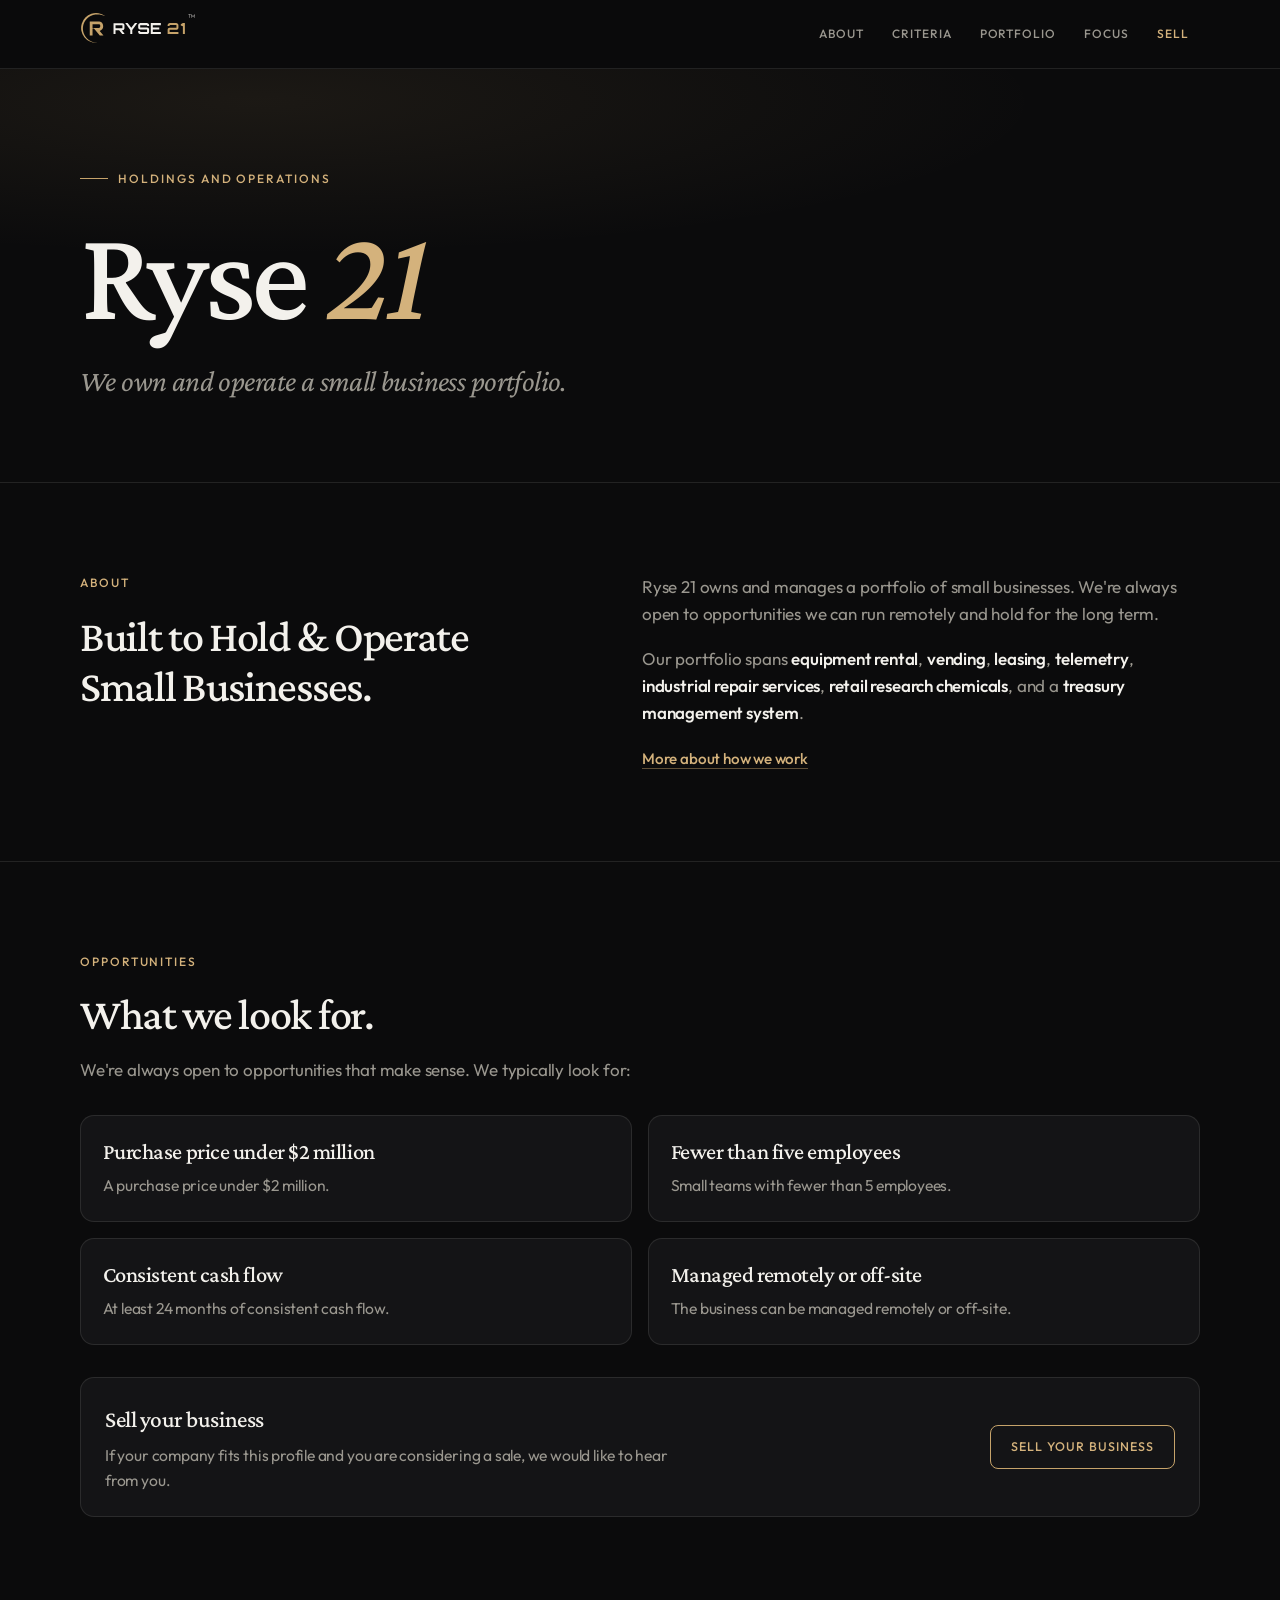
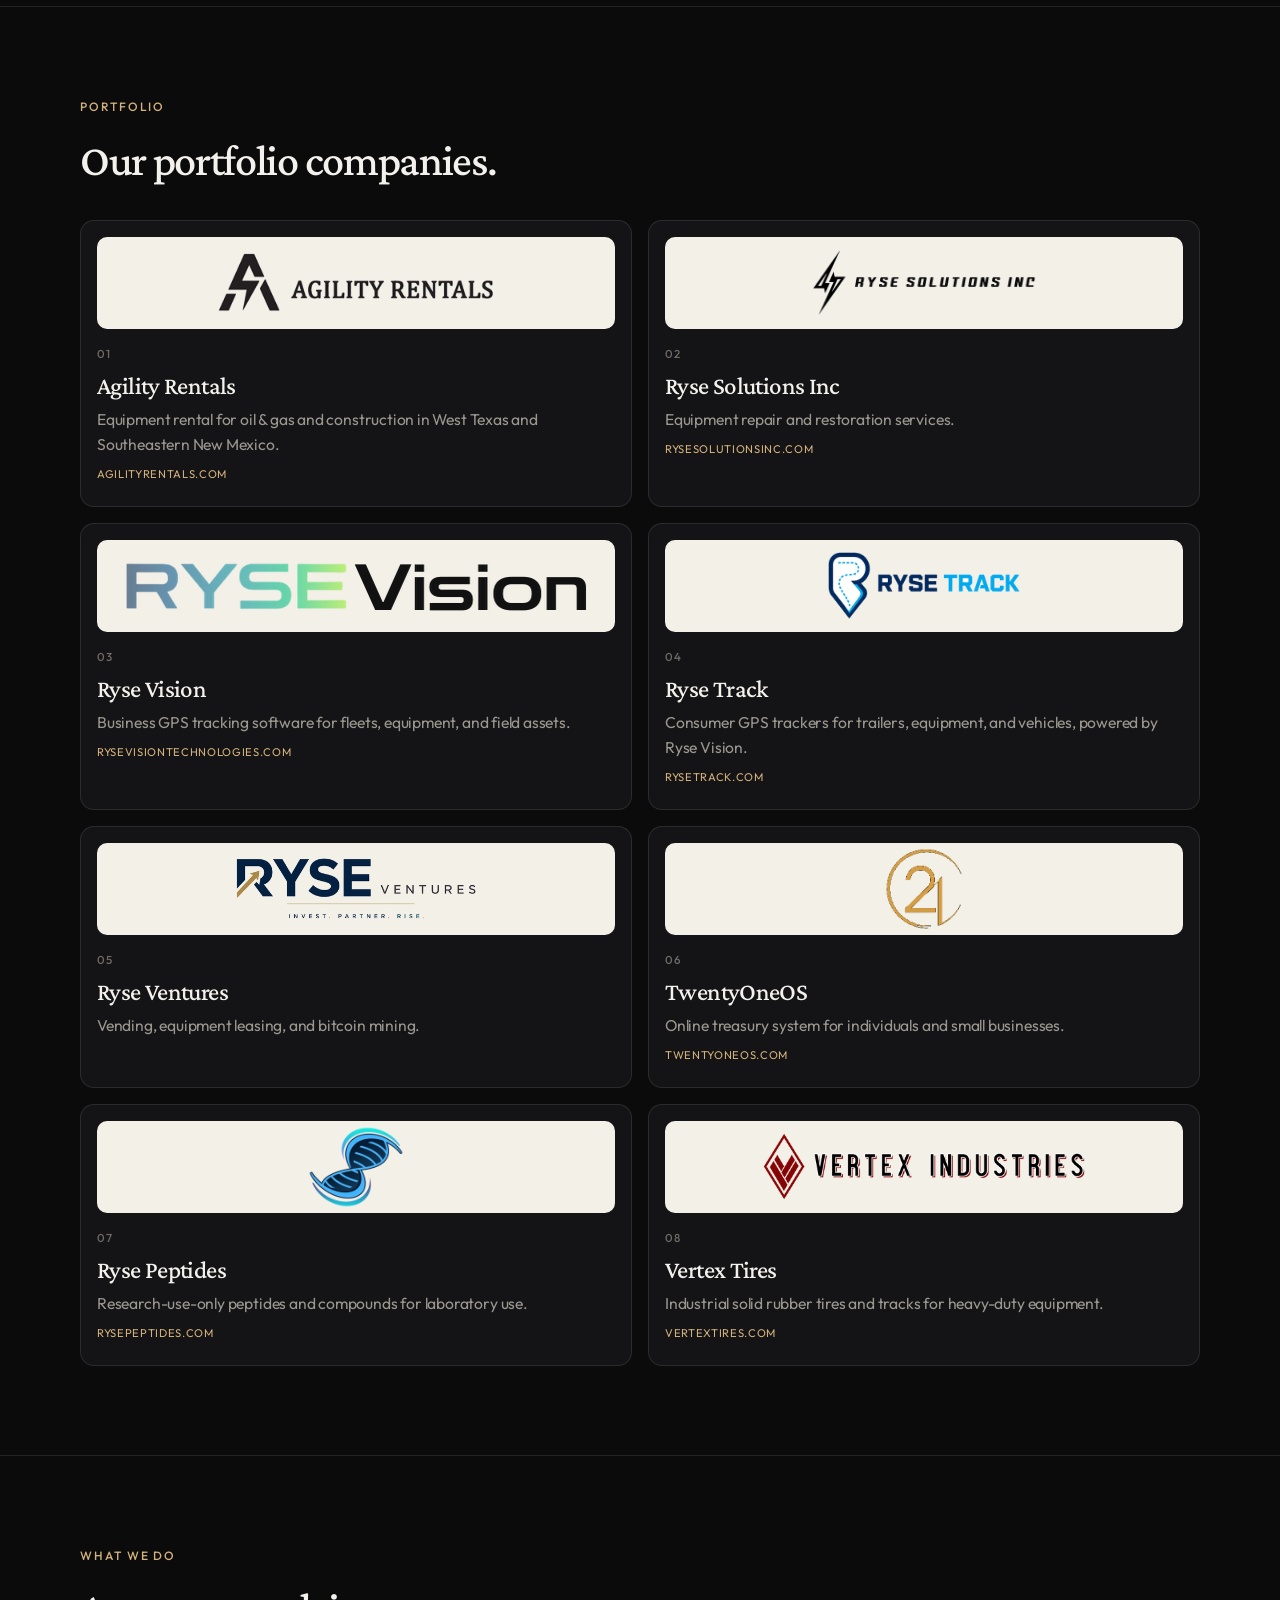
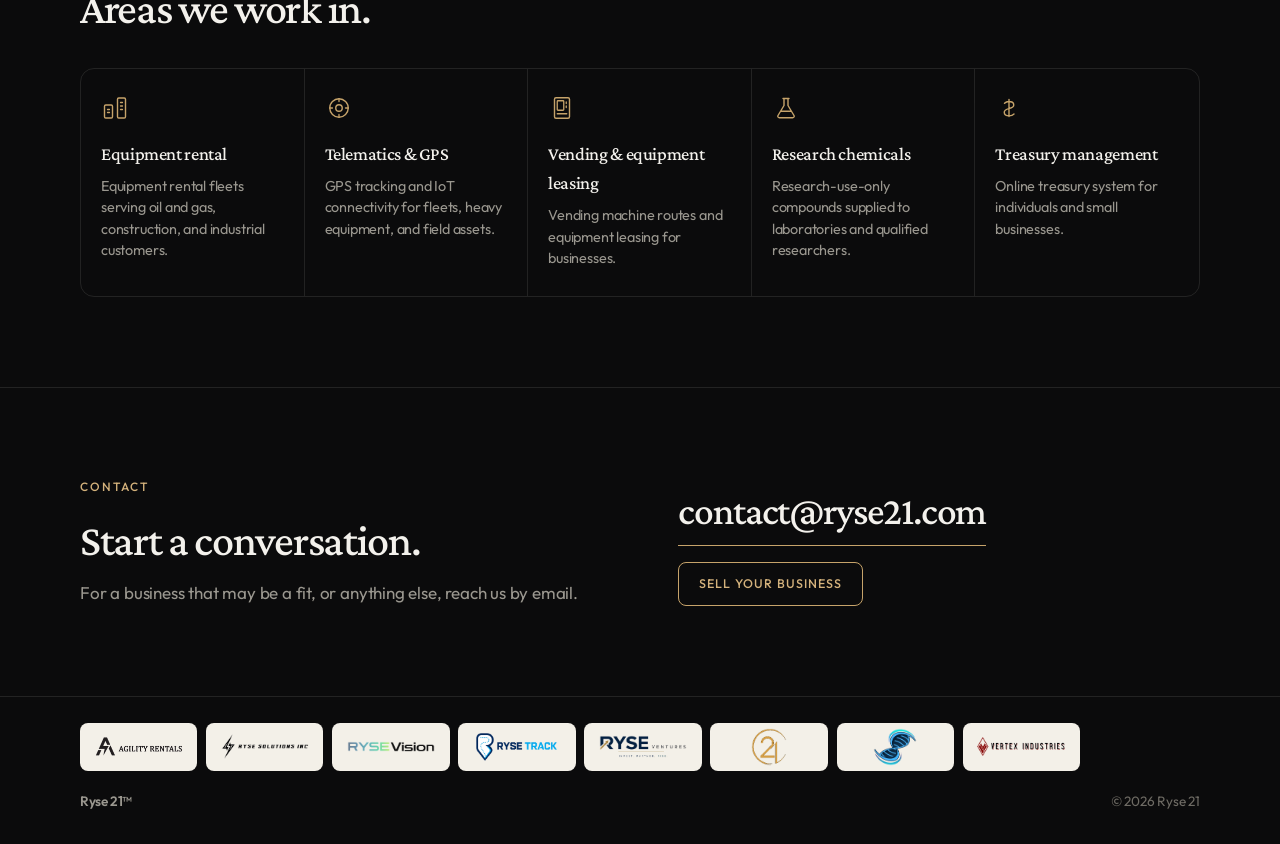
<file: index.html>
<!DOCTYPE html>
<html lang="en">
<head>
  <meta charset="utf-8">
  <meta name="viewport" content="width=device-width, initial-scale=1">
  <meta name="description" content="Ryse 21 owns and manages a portfolio of small businesses. We're always open to opportunities we can run remotely and hold for the long term.">
  <link rel="canonical" href="https://ryse21.com/">
  <meta property="og:title" content="Ryse 21">
  <meta property="og:description" content="Ryse 21 owns and manages a portfolio of small businesses. We're always open to opportunities we can run remotely and hold for the long term.">
  <meta property="og:url" content="https://ryse21.com/">
  <meta property="og:type" content="website">
  <meta property="og:site_name" content="Ryse 21">
  <meta name="twitter:card" content="summary">
  <meta name="twitter:title" content="Ryse 21">
  <meta name="twitter:description" content="Ryse 21 owns and manages a portfolio of small businesses. We're always open to opportunities we can run remotely and hold for the long term.">
  <title>Ryse 21</title>
  <link rel="icon" type="image/svg+xml" href="favicon.svg?v=2">
  <link rel="icon" type="image/png" sizes="32x32" href="favicon-32.png?v=2">
  <link rel="apple-touch-icon" sizes="180x180" href="apple-touch-icon.png?v=2">
  <link rel="stylesheet" href="styles.css?v=4">
</head>
<body>
  <header class="site-header">
    <div class="wrap header-inner">
      <a class="brand" href="#top" aria-label="Ryse 21 home">
        <img class="brand-logo" src="logo.svg" alt="Ryse 21" width="106" height="32"><sup class="tm" aria-hidden="true">&trade;</sup>
      </a>
      <button type="button" class="nav-toggle" aria-expanded="false" aria-controls="site-nav" aria-label="Open menu">
        <span class="nav-toggle-bars" aria-hidden="true"></span>
      </button>
      <nav class="nav" id="site-nav" aria-label="Primary">
        <a href="about.html">About</a>
        <a href="#criteria">Criteria</a>
        <a href="#portfolio">Portfolio</a>
        <a href="#focus">Focus</a>
        <a class="nav-cta" href="sell.html">Sell</a>
      </nav>
    </div>
  </header>

  <main id="top">
    <section class="hero">
      <div class="wrap">
        <p class="hero-kicker">Holdings and operations</p>
        <h1 class="wordmark">Ryse <span class="num">21</span></h1>
        <p class="tagline">We own and operate a small business portfolio.</p>
      </div>
    </section>

    <section class="section" id="about">
      <div class="wrap about-grid">
        <div>
          <p class="section-label">About</p>
          <h2 class="section-title">Built to Hold &amp; Operate Small Businesses.</h2>
        </div>
        <div class="about-copy">
          <p>
            Ryse 21 owns and manages a portfolio of small businesses. We're always open to opportunities we can run remotely and hold for the long term.
          </p>
          <p>
            Our portfolio spans
            <strong>equipment rental</strong>, <strong>vending</strong>, <strong>leasing</strong>, <strong>telemetry</strong>, <strong>industrial repair services</strong>, <strong>retail research chemicals</strong>, and a <strong>treasury management system</strong>.
          </p>
          <p><a class="text-link" href="about.html">More about how we work</a></p>
        </div>
      </div>
    </section>

    <section class="section" id="criteria">
      <div class="wrap">
        <p class="section-label">Opportunities</p>
        <h2 class="section-title">What we look for.</h2>
        <p class="criteria-lede">We're always open to opportunities that make sense. We typically look for:</p>

        <ul class="criteria-grid">
          <li class="criteria-item">
            <h3>Purchase price under $2 million</h3>
            <p>A purchase price under $2 million.</p>
          </li>
          <li class="criteria-item">
            <h3>Fewer than five employees</h3>
            <p>Small teams with fewer than 5 employees.</p>
          </li>
          <li class="criteria-item">
            <h3>Consistent cash flow</h3>
            <p>At least 24 months of consistent cash flow.</p>
          </li>
          <li class="criteria-item">
            <h3>Managed remotely or off-site</h3>
            <p>The business can be managed remotely or off-site.</p>
          </li>
        </ul>

        <div class="sell-block" id="sell">
          <div>
            <h3 class="sell-title">Sell your business</h3>
            <p>If your company fits this profile and you are considering a sale, we would like to hear from you.</p>
          </div>
          <a class="btn" href="sell.html">Sell your business</a>
        </div>
      </div>
    </section>

    <section class="section" id="portfolio">
      <div class="wrap">
        <div class="portfolio-head">
          <div>
            <p class="section-label">Portfolio</p>
            <h2 class="section-title">Our portfolio companies.</h2>
          </div>
        </div>

        <div class="cards">
          <a class="card" href="https://agilityrentals.com" rel="noopener noreferrer">
            <div class="card-logo">
              <img src="logos/agility-rentals.png" alt="Agility Rentals logo" width="350" height="83">
            </div>
            <div class="card-body">
              <span class="card-index">01</span>
              <h3>Agility Rentals</h3>
              <p>Equipment rental for oil &amp; gas and construction in West Texas and Southeastern New Mexico.</p>
              <span class="card-link">agilityrentals.com</span>
            </div>
          </a>

          <a class="card" href="https://rysesolutionsinc.com" rel="noopener noreferrer">
            <div class="card-logo">
              <img src="logos/ryse-solutions.png" alt="Ryse Solutions Inc logo" width="480" height="138">
            </div>
            <div class="card-body">
              <span class="card-index">02</span>
              <h3>Ryse Solutions Inc</h3>
              <p>Equipment repair and restoration services.</p>
              <span class="card-link">rysesolutionsinc.com</span>
            </div>
          </a>

          <a class="card" href="https://rysevisiontechnologies.com" rel="noopener noreferrer">
            <div class="card-logo">
              <img src="logos/ryse-vision.png" alt="Ryse Vision logo" width="480" height="58">
            </div>
            <div class="card-body">
              <span class="card-index">03</span>
              <h3>Ryse Vision</h3>
              <p>Business GPS tracking software for fleets, equipment, and field assets.</p>
              <span class="card-link">rysevisiontechnologies.com</span>
            </div>
          </a>

          <a class="card" href="https://rysetrack.com" rel="noopener noreferrer">
            <div class="card-logo">
              <img src="logos/ryse-track.png" alt="Ryse Track logo" width="480" height="166">
            </div>
            <div class="card-body">
              <span class="card-index">04</span>
              <h3>Ryse Track</h3>
              <p>Consumer GPS trackers for trailers, equipment, and vehicles, powered by Ryse Vision.</p>
              <span class="card-link">rysetrack.com</span>
            </div>
          </a>

          <article class="card">
            <div class="card-logo">
              <img src="logos/ryse-ventures.png" alt="Ryse Ventures logo" width="480" height="146">
            </div>
            <div class="card-body">
              <span class="card-index">05</span>
              <h3>Ryse Ventures</h3>
              <p>Vending, equipment leasing, and bitcoin mining.</p>
            </div>
          </article>

          <a class="card" href="https://twentyoneos.com" rel="noopener noreferrer">
            <div class="card-logo is-dark">
              <img class="logo-square" src="logos/twentyoneos.png" alt="TwentyOneOS logo" width="189" height="200">
            </div>
            <div class="card-body">
              <span class="card-index">06</span>
              <h3>TwentyOneOS</h3>
              <p>Online treasury system for individuals and small businesses.</p>
              <span class="card-link">twentyoneos.com</span>
            </div>
          </a>

          <a class="card" href="https://rysepeptides.com" rel="noopener noreferrer">
            <div class="card-logo is-dark">
              <img class="logo-square" src="logos/ryse-peptides.png" alt="Ryse Peptides logo" width="230" height="200">
            </div>
            <div class="card-body">
              <span class="card-index">07</span>
              <h3>Ryse Peptides</h3>
              <p>Research-use-only peptides and compounds for laboratory use.</p>
              <span class="card-link">rysepeptides.com</span>
            </div>
          </a>

          <a class="card" href="https://vertextires.com" rel="noopener noreferrer">
            <div class="card-logo">
              <img src="logos/vertex-tires.png" alt="Vertex Tires logo" width="480" height="99">
            </div>
            <div class="card-body">
              <span class="card-index">08</span>
              <h3>Vertex Tires</h3>
              <p>Industrial solid rubber tires and tracks for heavy-duty equipment.</p>
              <span class="card-link">vertextires.com</span>
            </div>
          </a>
        </div>
      </div>
    </section>

    <section class="section" id="focus">
      <div class="wrap">
        <p class="section-label">What we do</p>
        <h2 class="section-title">Areas we work in.</h2>

        <div class="focus-grid">
          <article class="focus-item">
            <svg class="focus-icon" viewBox="0 0 28 28" fill="none" aria-hidden="true">
              <rect x="3.5" y="11" width="8" height="13" rx="1.25" stroke="currentColor" stroke-width="1.4"/>
              <rect x="16.5" y="4" width="8" height="20" rx="1.25" stroke="currentColor" stroke-width="1.4"/>
              <path d="M6.5 15.5H8.5M6.5 18.5H8.5M19.5 8.5H21.5M19.5 12H21.5M19.5 15.5H21.5" stroke="currentColor" stroke-width="1.3" stroke-linecap="round"/>
            </svg>
            <h3>Equipment rental</h3>
            <p>Equipment rental fleets serving oil and gas, construction, and industrial customers.</p>
          </article>

          <article class="focus-item">
            <svg class="focus-icon" viewBox="0 0 28 28" fill="none" aria-hidden="true">
              <circle cx="14" cy="14" r="9.25" stroke="currentColor" stroke-width="1.4"/>
              <circle cx="14" cy="14" r="3.25" stroke="currentColor" stroke-width="1.4"/>
              <path d="M14 4.75V7.5M14 20.5V23.25M4.75 14H7.5M20.5 14H23.25" stroke="currentColor" stroke-width="1.3" stroke-linecap="round"/>
            </svg>
            <h3>Telematics &amp; GPS</h3>
            <p>GPS tracking and IoT connectivity for fleets, heavy equipment, and field assets.</p>
          </article>

          <article class="focus-item">
            <svg class="focus-icon" viewBox="0 0 28 28" fill="none" aria-hidden="true">
              <rect x="6.5" y="3.75" width="15" height="20.5" rx="1.5" stroke="currentColor" stroke-width="1.4"/>
              <rect x="9.25" y="6.75" width="6.5" height="9.5" rx="0.75" stroke="currentColor" stroke-width="1.3"/>
              <path d="M18.25 8V9.5M18.25 12V13.5M9.25 19.75H18.75" stroke="currentColor" stroke-width="1.3" stroke-linecap="round"/>
            </svg>
            <h3>Vending &amp; equipment leasing</h3>
            <p>Vending machine routes and equipment leasing for businesses.</p>
          </article>

          <article class="focus-item">
            <svg class="focus-icon" viewBox="0 0 28 28" fill="none" aria-hidden="true">
              <path d="M11 4.5H17M12 4.5V11.5L6 21.5A1.5 1.5 0 0 0 7.3 23.75H20.7A1.5 1.5 0 0 0 22 21.5L16 11.5V4.5M8.6 17.25H19.4" stroke="currentColor" stroke-width="1.4" stroke-linecap="round" stroke-linejoin="round"/>
            </svg>
            <h3>Research chemicals</h3>
            <p>Research-use-only compounds supplied to laboratories and qualified researchers.</p>
          </article>

          <article class="focus-item">
            <svg class="focus-icon" viewBox="0 0 28 28" fill="none" aria-hidden="true">
              <path d="M14 5.5V22.5M9.5 9.25c1.1-1.15 2.55-1.75 4.5-1.75 2.85 0 4.75 1.45 4.75 3.55 0 4.85-9.5 2.3-9.5 7.15 0 2.15 2.05 3.7 5 3.7 2.05 0 3.6-.65 4.75-1.85" stroke="currentColor" stroke-width="1.4" stroke-linecap="round"/>
            </svg>
            <h3>Treasury management</h3>
            <p>Online treasury system for individuals and small businesses.</p>
          </article>
        </div>
      </div>
    </section>

    <section class="section" id="contact">
      <div class="wrap contact-block">
        <div>
          <p class="section-label">Contact</p>
          <h2 class="section-title">Start a conversation.</h2>
          <p class="contact-lede">For a business that may be a fit, or anything else, reach us by email.</p>
        </div>
        <div class="contact-actions">
          <a class="email-link" href="mailto:contact@ryse21.com">contact@ryse21.com</a>
          <a class="btn" href="sell.html">Sell your business</a>
        </div>
      </div>
    </section>
  </main>

  <footer class="site-footer">
    <div class="wrap">
      <div class="footer-logos" aria-label="Our portfolio companies">
        <span class="footer-logo-tile"><img src="logos/agility-rentals.png" alt="Agility Rentals" width="350" height="83"></span>
        <span class="footer-logo-tile"><img src="logos/ryse-solutions.png" alt="Ryse Solutions Inc" width="480" height="138"></span>
        <span class="footer-logo-tile"><img src="logos/ryse-vision.png" alt="Ryse Vision" width="480" height="58"></span>
        <span class="footer-logo-tile"><img src="logos/ryse-track.png" alt="Ryse Track" width="480" height="166"></span>
        <span class="footer-logo-tile"><img src="logos/ryse-ventures.png" alt="Ryse Ventures" width="480" height="146"></span>
        <span class="footer-logo-tile is-dark"><img class="logo-square" src="logos/twentyoneos.png" alt="TwentyOneOS" width="189" height="200"></span>
        <span class="footer-logo-tile is-dark"><img class="logo-square" src="logos/ryse-peptides.png" alt="Ryse Peptides" width="230" height="200"></span>
        <span class="footer-logo-tile"><img src="logos/vertex-tires.png" alt="Vertex Tires" width="480" height="99"></span>
      </div>
      <div class="footer-inner">
        <span class="footer-brand">Ryse 21&trade;</span>
        <p>&copy; 2026 Ryse 21</p>
      </div>
    </div>
  </footer>
  <script>
    (function () {
      var header = document.querySelector(".site-header");
      var btn = document.querySelector(".nav-toggle");
      var nav = document.getElementById("site-nav");
      if (!header || !btn || !nav) return;
      function setOpen(open) {
        header.classList.toggle("is-nav-open", open);
        btn.setAttribute("aria-expanded", open ? "true" : "false");
        btn.setAttribute("aria-label", open ? "Close menu" : "Open menu");
      }
      btn.addEventListener("click", function () {
        setOpen(btn.getAttribute("aria-expanded") !== "true");
      });
      nav.querySelectorAll("a").forEach(function (link) {
        link.addEventListener("click", function () { setOpen(false); });
      });
    })();
  </script>
  <script data-goatcounter="https://ryse21.goatcounter.com/count" async src="//gc.zgo.at/count.js"></script>
</body>
</html>
</file>
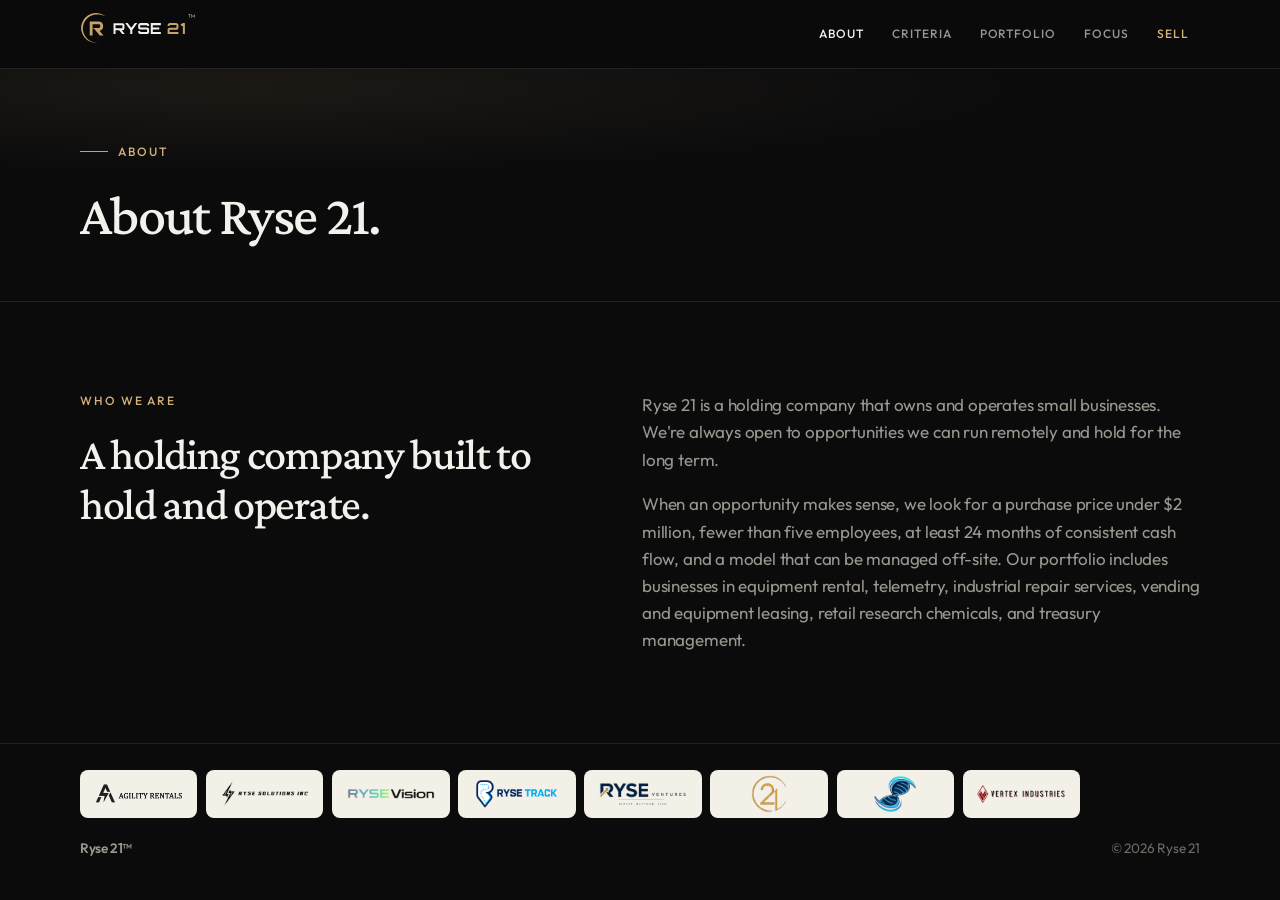
<file: about.html>
<!DOCTYPE html>
<html lang="en">
<head>
  <meta charset="utf-8">
  <meta name="viewport" content="width=device-width, initial-scale=1">
  <title>About — Ryse 21</title>
  <meta name="description" content="Ryse 21 is a holding company that owns and operates small businesses. We're always open to opportunities that make sense.">
  <link rel="canonical" href="https://ryse21.com/about.html">
  <meta property="og:title" content="About — Ryse 21">
  <meta property="og:description" content="Ryse 21 is a holding company that owns and operates small businesses. We're always open to opportunities that make sense.">
  <meta property="og:url" content="https://ryse21.com/about.html">
  <meta property="og:type" content="website">
  <meta property="og:site_name" content="Ryse 21">
  <meta name="twitter:card" content="summary">
  <meta name="twitter:title" content="About — Ryse 21">
  <meta name="twitter:description" content="Ryse 21 is a holding company that owns and operates small businesses. We're always open to opportunities that make sense.">
  <link rel="icon" type="image/svg+xml" href="favicon.svg?v=2">
  <link rel="icon" type="image/png" sizes="32x32" href="favicon-32.png?v=2">
  <link rel="apple-touch-icon" sizes="180x180" href="apple-touch-icon.png?v=2">
  <link rel="stylesheet" href="styles.css?v=4">
</head>
<body>
  <header class="site-header">
    <div class="wrap header-inner">
      <a class="brand" href="index.html" aria-label="Ryse 21 home">
        <img class="brand-logo" src="logo.svg" alt="Ryse 21" width="106" height="32"><sup class="tm" aria-hidden="true">&trade;</sup>
      </a>
      <button type="button" class="nav-toggle" aria-expanded="false" aria-controls="site-nav" aria-label="Open menu">
        <span class="nav-toggle-bars" aria-hidden="true"></span>
      </button>
      <nav class="nav" id="site-nav" aria-label="Primary">
        <a href="about.html" aria-current="page">About</a>
        <a href="index.html#criteria">Criteria</a>
        <a href="index.html#portfolio">Portfolio</a>
        <a href="index.html#focus">Focus</a>
        <a class="nav-cta" href="sell.html">Sell</a>
      </nav>
    </div>
  </header>

  <main>
    <section class="hero page-hero">
      <div class="wrap">
        <p class="hero-kicker">About</p>
        <h1 class="page-title">About Ryse 21.</h1>
      </div>
    </section>

    <section class="section">
      <div class="wrap about-grid">
        <div>
          <p class="section-label">Who we are</p>
          <h2 class="section-title">A holding company built to hold and operate.</h2>
        </div>
        <div class="about-copy">
          <p>
            Ryse 21 is a holding company that owns and operates small businesses. We're always open to opportunities we can run remotely and hold for the long term.
          </p>
          <p>
            When an opportunity makes sense, we look for a purchase price under $2 million, fewer than five employees, at least 24 months of consistent cash flow, and a model that can be managed off-site. Our portfolio includes businesses in equipment rental, telemetry, industrial repair services, vending and equipment leasing, retail research chemicals, and treasury management.
          </p>
        </div>
      </div>
    </section>
  </main>

  <footer class="site-footer">
    <div class="wrap">
      <div class="footer-logos" aria-label="Our portfolio companies">
        <span class="footer-logo-tile"><img src="logos/agility-rentals.png" alt="Agility Rentals" width="350" height="83"></span>
        <span class="footer-logo-tile"><img src="logos/ryse-solutions.png" alt="Ryse Solutions Inc" width="480" height="138"></span>
        <span class="footer-logo-tile"><img src="logos/ryse-vision.png" alt="Ryse Vision" width="480" height="58"></span>
        <span class="footer-logo-tile"><img src="logos/ryse-track.png" alt="Ryse Track" width="480" height="166"></span>
        <span class="footer-logo-tile"><img src="logos/ryse-ventures.png" alt="Ryse Ventures" width="480" height="146"></span>
        <span class="footer-logo-tile is-dark"><img class="logo-square" src="logos/twentyoneos.png" alt="TwentyOneOS" width="189" height="200"></span>
        <span class="footer-logo-tile is-dark"><img class="logo-square" src="logos/ryse-peptides.png" alt="Ryse Peptides" width="230" height="200"></span>
        <span class="footer-logo-tile"><img src="logos/vertex-tires.png" alt="Vertex Tires" width="480" height="99"></span>
      </div>
      <div class="footer-inner">
        <span class="footer-brand">Ryse 21&trade;</span>
        <p>&copy; 2026 Ryse 21</p>
      </div>
    </div>
  </footer>
  <script>
    (function () {
      var header = document.querySelector(".site-header");
      var btn = document.querySelector(".nav-toggle");
      var nav = document.getElementById("site-nav");
      if (!header || !btn || !nav) return;
      function setOpen(open) {
        header.classList.toggle("is-nav-open", open);
        btn.setAttribute("aria-expanded", open ? "true" : "false");
        btn.setAttribute("aria-label", open ? "Close menu" : "Open menu");
      }
      btn.addEventListener("click", function () {
        setOpen(btn.getAttribute("aria-expanded") !== "true");
      });
      nav.querySelectorAll("a").forEach(function (link) {
        link.addEventListener("click", function () { setOpen(false); });
      });
    })();
  </script>
  <script data-goatcounter="https://ryse21.goatcounter.com/count" async src="//gc.zgo.at/count.js"></script>
</body>
</html>
</file>
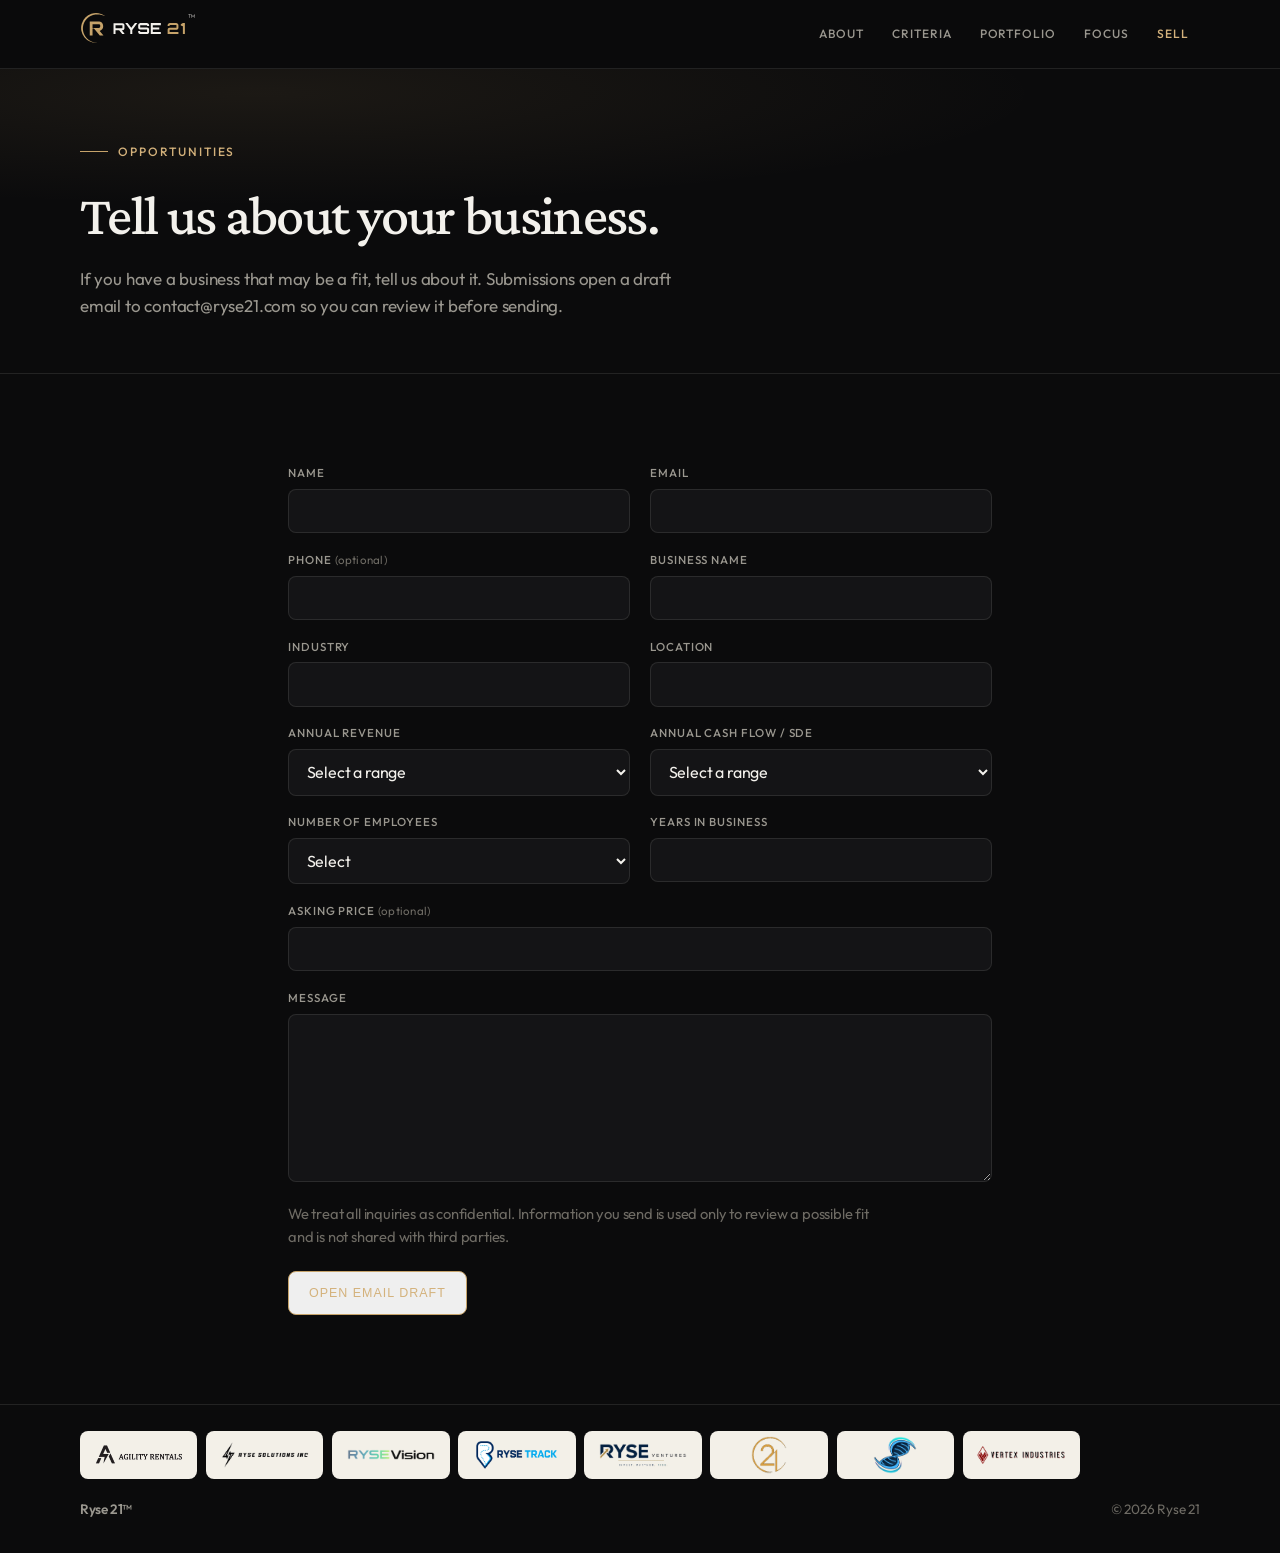
<file: sell.html>
<!DOCTYPE html>
<html lang="en">
<head>
  <meta charset="utf-8">
  <meta name="viewport" content="width=device-width, initial-scale=1">
  <title>Tell us about your business — Ryse 21</title>
  <meta name="description" content="Considering a sale? Tell Ryse 21 about your business. We're always open to established companies with a purchase price under $2 million that can be managed off-site.">
  <link rel="canonical" href="https://ryse21.com/sell.html">
  <meta property="og:title" content="Tell us about your business — Ryse 21">
  <meta property="og:description" content="Considering a sale? Tell Ryse 21 about your business. We're always open to established companies with a purchase price under $2 million that can be managed off-site.">
  <meta property="og:url" content="https://ryse21.com/sell.html">
  <meta property="og:type" content="website">
  <meta property="og:site_name" content="Ryse 21">
  <meta name="twitter:card" content="summary">
  <meta name="twitter:title" content="Tell us about your business — Ryse 21">
  <meta name="twitter:description" content="Considering a sale? Tell Ryse 21 about your business. We're always open to established companies with a purchase price under $2 million that can be managed off-site.">
  <link rel="icon" type="image/svg+xml" href="favicon.svg?v=2">
  <link rel="icon" type="image/png" sizes="32x32" href="favicon-32.png?v=2">
  <link rel="apple-touch-icon" sizes="180x180" href="apple-touch-icon.png?v=2">
  <link rel="stylesheet" href="styles.css?v=4">
</head>
<body>
  <header class="site-header">
    <div class="wrap header-inner">
      <a class="brand" href="index.html" aria-label="Ryse 21 home">
        <img class="brand-logo" src="logo.svg" alt="Ryse 21" width="106" height="32"><sup class="tm" aria-hidden="true">&trade;</sup>
      </a>
      <button type="button" class="nav-toggle" aria-expanded="false" aria-controls="site-nav" aria-label="Open menu">
        <span class="nav-toggle-bars" aria-hidden="true"></span>
      </button>
      <nav class="nav" id="site-nav" aria-label="Primary">
        <a href="about.html">About</a>
        <a href="index.html#criteria">Criteria</a>
        <a href="index.html#portfolio">Portfolio</a>
        <a href="index.html#focus">Focus</a>
        <a class="nav-cta" href="sell.html" aria-current="page">Sell</a>
      </nav>
    </div>
  </header>

  <main>
    <section class="hero page-hero">
      <div class="wrap">
        <p class="hero-kicker">Opportunities</p>
        <h1 class="page-title">Tell us about your business.</h1>
        <p class="page-lede">If you have a business that may be a fit, tell us about it. Submissions open a draft email to contact@ryse21.com so you can review it before sending.</p>
      </div>
    </section>

    <section class="section">
      <div class="wrap form-wrap">
        <form id="sell-form" class="sell-form" novalidate>
          <div class="form-grid">
            <div class="form-field">
              <label for="name">Name</label>
              <input type="text" id="name" name="Name" autocomplete="name" required>
            </div>
            <div class="form-field">
              <label for="email">Email</label>
              <input type="email" id="email" name="Email" autocomplete="email" required>
            </div>
            <div class="form-field">
              <label for="phone">Phone <span class="form-optional">(optional)</span></label>
              <input type="tel" id="phone" name="Phone" autocomplete="tel">
            </div>
            <div class="form-field">
              <label for="business">Business name</label>
              <input type="text" id="business" name="Business name" autocomplete="organization" required>
            </div>
            <div class="form-field">
              <label for="industry">Industry</label>
              <input type="text" id="industry" name="Industry" required>
            </div>
            <div class="form-field">
              <label for="location">Location</label>
              <input type="text" id="location" name="Location" autocomplete="address-level2" required>
            </div>
            <div class="form-field">
              <label for="revenue">Annual revenue</label>
              <select id="revenue" name="Annual revenue" required>
                <option value="" selected disabled>Select a range</option>
                <option>Under $250,000</option>
                <option>$250,000 – $500,000</option>
                <option>$500,000 – $1 million</option>
                <option>$1 million – $2 million</option>
                <option>$2 million – $5 million</option>
                <option>Over $5 million</option>
              </select>
            </div>
            <div class="form-field">
              <label for="cashflow">Annual cash flow / SDE</label>
              <select id="cashflow" name="Annual cash flow / SDE" required>
                <option value="" selected disabled>Select a range</option>
                <option>Under $100,000</option>
                <option>$100,000 – $250,000</option>
                <option>$250,000 – $500,000</option>
                <option>$500,000 – $1 million</option>
                <option>Over $1 million</option>
              </select>
            </div>
            <div class="form-field">
              <label for="employees">Number of employees</label>
              <select id="employees" name="Number of employees" required>
                <option value="" selected disabled>Select</option>
                <option>1</option>
                <option>2</option>
                <option>3</option>
                <option>4</option>
                <option>5+</option>
              </select>
            </div>
            <div class="form-field">
              <label for="years">Years in business</label>
              <input type="number" id="years" name="Years in business" min="0" step="1" inputmode="numeric" required>
            </div>
            <div class="form-field form-field-full">
              <label for="price">Asking price <span class="form-optional">(optional)</span></label>
              <input type="text" id="price" name="Asking price">
            </div>
            <div class="form-field form-field-full">
              <label for="message">Message</label>
              <textarea id="message" name="Message" rows="6" required></textarea>
            </div>
          </div>

          <p class="form-note">We treat all inquiries as confidential. Information you send is used only to review a possible fit and is not shared with third parties.</p>
          <p class="form-error" id="form-error" hidden>Please complete the required fields before opening the email draft.</p>

          <div class="form-actions">
            <button type="submit" class="btn">Open email draft</button>
          </div>
        </form>
      </div>
    </section>
  </main>

  <footer class="site-footer">
    <div class="wrap">
      <div class="footer-logos" aria-label="Our portfolio companies">
        <span class="footer-logo-tile"><img src="logos/agility-rentals.png" alt="Agility Rentals" width="350" height="83"></span>
        <span class="footer-logo-tile"><img src="logos/ryse-solutions.png" alt="Ryse Solutions Inc" width="480" height="138"></span>
        <span class="footer-logo-tile"><img src="logos/ryse-vision.png" alt="Ryse Vision" width="480" height="58"></span>
        <span class="footer-logo-tile"><img src="logos/ryse-track.png" alt="Ryse Track" width="480" height="166"></span>
        <span class="footer-logo-tile"><img src="logos/ryse-ventures.png" alt="Ryse Ventures" width="480" height="146"></span>
        <span class="footer-logo-tile is-dark"><img class="logo-square" src="logos/twentyoneos.png" alt="TwentyOneOS" width="189" height="200"></span>
        <span class="footer-logo-tile is-dark"><img class="logo-square" src="logos/ryse-peptides.png" alt="Ryse Peptides" width="230" height="200"></span>
        <span class="footer-logo-tile"><img src="logos/vertex-tires.png" alt="Vertex Tires" width="480" height="99"></span>
      </div>
      <div class="footer-inner">
        <span class="footer-brand">Ryse 21&trade;</span>
        <p>&copy; 2026 Ryse 21</p>
      </div>
    </div>
  </footer>
  <script>
    (function () {
      var header = document.querySelector(".site-header");
      var btn = document.querySelector(".nav-toggle");
      var nav = document.getElementById("site-nav");
      if (!header || !btn || !nav) return;
      function setOpen(open) {
        header.classList.toggle("is-nav-open", open);
        btn.setAttribute("aria-expanded", open ? "true" : "false");
        btn.setAttribute("aria-label", open ? "Close menu" : "Open menu");
      }
      btn.addEventListener("click", function () {
        setOpen(btn.getAttribute("aria-expanded") !== "true");
      });
      nav.querySelectorAll("a").forEach(function (link) {
        link.addEventListener("click", function () { setOpen(false); });
      });
    })();
  </script>
  <script>
    (function () {
      var form = document.getElementById("sell-form");
      var error = document.getElementById("form-error");
      if (!form) return;

      function valueOf(el) {
        var v = (el.value || "").trim();
        return v || "Not provided";
      }

      form.addEventListener("submit", function (e) {
        e.preventDefault();
        form.classList.add("is-validated");
        if (!form.checkValidity()) {
          error.hidden = false;
          var first = form.querySelector(":invalid");
          if (first) first.focus();
          return;
        }
        error.hidden = true;

        var fields = form.querySelectorAll("input, select, textarea");
        var lines = [];
        var business = "";
        fields.forEach(function (el) {
          var label = el.name || el.id;
          var value = valueOf(el);
          if (el.id === "business") business = (el.value || "").trim();
          lines.push(label + ": " + value);
        });

        var subject = "Business for sale: " + (business || "Inquiry");
        var body = lines.join("\n");
        var href = "mailto:contact@ryse21.com?subject=" + encodeURIComponent(subject) + "&body=" + encodeURIComponent(body);
        window.location.href = href;
      });
    })();
  </script>
  <script data-goatcounter="https://ryse21.goatcounter.com/count" async src="//gc.zgo.at/count.js"></script>
</body>
</html>
</file>
<file: styles.css>
/* Ryse 21 — draft site styles. Plain CSS, no build step. */

@font-face {
  font-family: "Outfit";
  src: url("fonts/Outfit-Variable.ttf") format("truetype");
  font-weight: 100 900;
  font-style: normal;
  font-display: swap;
}

@font-face {
  font-family: "Crimson Pro";
  src: url("fonts/CrimsonPro-Variable.ttf") format("truetype");
  font-weight: 200 900;
  font-style: normal;
  font-display: swap;
}

@font-face {
  font-family: "Crimson Pro";
  src: url("fonts/CrimsonPro-Italic-Variable.ttf") format("truetype");
  font-weight: 200 900;
  font-style: italic;
  font-display: swap;
}

:root {
  --bg: #0b0b0c;
  --bg-elev: #141416;
  --bg-elev-hover: #1b1b1e;
  --ink: #f3f1ec;
  --ink-muted: #9a978f;
  --ink-soft: #6e6b64;
  --line: rgba(243, 241, 236, 0.1);
  --line-strong: rgba(243, 241, 236, 0.18);
  --gold: #c6a36a;
  --gold-text: #d4b27c;
  --tile: #f3f0e8;
  --tile-dark: #0c0c0e;
  --max: 1120px;
  --pad: clamp(1.15rem, 4.5vw, 2.5rem);
  --font-display: "Crimson Pro", "Instrument Serif", Georgia, serif;
  --font-body: "Outfit", "Geist", "Instrument Sans", system-ui, sans-serif;
}

*,
*::before,
*::after {
  box-sizing: border-box;
  margin: 0;
  padding: 0;
}

html {
  scroll-behavior: smooth;
  overflow-x: clip;
}

body {
  background: var(--bg);
  color: var(--ink);
  font-family: var(--font-body);
  font-size: 17px;
  line-height: 1.6;
  letter-spacing: -0.011em;
  -webkit-font-smoothing: antialiased;
  text-rendering: optimizeLegibility;
  overflow-x: clip;
  min-width: 0;
}

img,
svg {
  display: block;
  max-width: 100%;
  height: auto;
}

a {
  color: inherit;
  text-decoration: none;
}

.wrap {
  width: min(var(--max), calc(100% - var(--pad) * 2));
  margin-inline: auto;
  min-width: 0;
}

/* Header */

.site-header {
  position: sticky;
  top: 0;
  z-index: 20;
  backdrop-filter: blur(16px);
  -webkit-backdrop-filter: blur(16px);
  background: rgba(11, 11, 12, 0.86);
  border-bottom: 1px solid var(--line);
}

.header-inner {
  display: flex;
  align-items: center;
  justify-content: space-between;
  min-height: 4.25rem;
  gap: 1rem;
  position: relative;
}

.brand {
  display: inline-flex;
  align-items: center;
  min-height: 44px;
  flex-shrink: 0;
}

.brand-logo {
  height: 32px;
  width: auto;
  flex-shrink: 0;
}

.nav-toggle {
  display: none;
  cursor: pointer;
  width: 44px;
  height: 44px;
  align-items: center;
  justify-content: center;
  border-radius: 8px;
  border: 1px solid var(--line);
  background: transparent;
  color: var(--ink);
  padding: 0;
  flex-shrink: 0;
}

.nav-toggle-bars,
.nav-toggle-bars::before,
.nav-toggle-bars::after {
  display: block;
  width: 18px;
  height: 1.5px;
  background: var(--ink);
  border-radius: 1px;
  position: relative;
}

.nav-toggle-bars::before,
.nav-toggle-bars::after {
  content: "";
  position: absolute;
  left: 0;
}

.nav-toggle-bars::before { top: -6px; }
.nav-toggle-bars::after { top: 6px; }

.site-header.is-nav-open .nav-toggle-bars { background: transparent; }
.site-header.is-nav-open .nav-toggle-bars::before {
  top: 0;
  transform: rotate(45deg);
}
.site-header.is-nav-open .nav-toggle-bars::after {
  top: 0;
  transform: rotate(-45deg);
}

.nav {
  display: flex;
  align-items: center;
  gap: 0.35rem 0.35rem;
}

.nav a {
  display: inline-flex;
  align-items: center;
  justify-content: center;
  min-height: 44px;
  padding: 0.35rem 0.7rem;
  font-size: 0.75rem;
  font-weight: 500;
  letter-spacing: 0.08em;
  text-transform: uppercase;
  color: var(--ink-muted);
  transition: color 0.2s ease;
  white-space: nowrap;
}

.nav a:hover,
.nav a:focus-visible {
  color: var(--ink);
}

.nav-cta {
  color: var(--gold-text) !important;
}

/* Hero */

.hero {
  position: relative;
  overflow: hidden;
  padding: clamp(3.5rem, 10vh, 7.25rem) 0 clamp(3.25rem, 9vh, 6.5rem);
  border-bottom: 1px solid var(--line);
}

.hero::before {
  content: "";
  position: absolute;
  inset: -20% 10% auto -10%;
  height: 70%;
  background: radial-gradient(ellipse at 30% 40%, rgba(198, 163, 106, 0.09), transparent 62%);
  pointer-events: none;
}

.hero-kicker {
  display: inline-flex;
  align-items: center;
  gap: 0.65rem;
  margin-bottom: 1.5rem;
  font-size: 0.75rem;
  font-weight: 500;
  letter-spacing: 0.16em;
  text-transform: uppercase;
  color: var(--gold-text);
}

.hero-kicker::before {
  content: "";
  width: 1.75rem;
  height: 1px;
  background: var(--gold);
  flex-shrink: 0;
}

.wordmark {
  font-family: var(--font-display);
  font-weight: 500;
  font-size: clamp(3.15rem, 14vw, 8.25rem);
  line-height: 0.95;
  letter-spacing: -0.035em;
  color: var(--ink);
  overflow-wrap: anywhere;
}

.wordmark .num {
  color: var(--gold-text);
  font-style: italic;
  font-weight: 500;
}

.tagline {
  margin-top: 1.5rem;
  max-width: 22em;
  font-family: var(--font-display);
  font-weight: 400;
  font-style: italic;
  font-size: clamp(1.25rem, 3.6vw, 1.85rem);
  line-height: 1.35;
  letter-spacing: -0.02em;
  color: var(--ink-muted);
}

/* Sections */

.section {
  padding: clamp(3.15rem, 7vw, 5.75rem) 0;
  border-bottom: 1px solid var(--line);
}

.section-label {
  margin-bottom: 1.15rem;
  font-size: 0.75rem;
  font-weight: 500;
  letter-spacing: 0.16em;
  text-transform: uppercase;
  color: var(--gold-text);
}

.section-title {
  font-family: var(--font-display);
  font-weight: 500;
  font-size: clamp(1.7rem, 4.2vw, 2.75rem);
  line-height: 1.15;
  letter-spacing: -0.03em;
  overflow-wrap: break-word;
}

/* About */

.about-grid {
  display: grid;
  grid-template-columns: 1fr 1.15fr;
  gap: clamp(1.5rem, 6vw, 5rem);
  align-items: start;
}

.about-copy p {
  color: var(--ink-muted);
  font-size: 1.0625rem;
  max-width: 38em;
}

.about-copy p + p {
  margin-top: 1.1rem;
}

.about-copy strong {
  color: var(--ink);
  font-weight: 550;
}

/* Criteria */

.criteria-lede {
  margin-top: 1rem;
  max-width: 38em;
  color: var(--ink-muted);
  font-size: 1.0625rem;
}

.criteria-grid {
  list-style: none;
  display: grid;
  grid-template-columns: repeat(2, 1fr);
  gap: 1rem;
  margin-top: 2rem;
}

.criteria-item {
  background: var(--bg-elev);
  border: 1px solid var(--line);
  border-radius: 14px;
  padding: 1.35rem 1.35rem 1.45rem;
  min-width: 0;
}

.criteria-item h3 {
  font-family: var(--font-display);
  font-weight: 500;
  font-size: clamp(1.15rem, 2.4vw, 1.4rem);
  letter-spacing: -0.02em;
  line-height: 1.25;
  margin-bottom: 0.45rem;
}

.criteria-item p {
  color: var(--ink-muted);
  font-size: 0.98rem;
}

.sell-block {
  display: flex;
  align-items: center;
  justify-content: space-between;
  gap: 1.25rem 2rem;
  margin-top: 2rem;
  padding: 1.4rem 1.5rem;
  background: var(--bg-elev);
  border: 1px solid var(--line);
  border-radius: 14px;
}

.sell-title {
  font-family: var(--font-display);
  font-weight: 500;
  font-size: 1.45rem;
  letter-spacing: -0.02em;
  margin-bottom: 0.35rem;
}

.sell-block p {
  color: var(--ink-muted);
  font-size: 0.98rem;
  max-width: 36em;
}

.btn {
  display: inline-flex;
  align-items: center;
  justify-content: center;
  min-height: 44px;
  padding: 0.7rem 1.25rem;
  border: 1px solid var(--gold);
  border-radius: 8px;
  color: var(--gold-text);
  font-size: 0.78rem;
  font-weight: 500;
  letter-spacing: 0.08em;
  text-transform: uppercase;
  white-space: nowrap;
  flex-shrink: 0;
  transition: background 0.2s ease, color 0.2s ease;
}

.btn:hover,
.btn:focus-visible {
  background: var(--gold);
  color: #16140f;
}

/* Portfolio */

.portfolio-head {
  display: flex;
  justify-content: space-between;
  align-items: end;
  gap: 1.25rem 2rem;
  margin-bottom: 2.15rem;
}

.portfolio-lede {
  max-width: 26em;
  color: var(--ink-muted);
  font-size: 1rem;
}

.cards {
  display: grid;
  grid-template-columns: repeat(2, 1fr);
  gap: 1rem;
}

.card {
  background: var(--bg-elev);
  border: 1px solid var(--line);
  border-radius: 14px;
  padding: 1rem 1rem 1.35rem;
  min-width: 0;
  display: flex;
  flex-direction: column;
  gap: 1.05rem;
  transition: border-color 0.2s ease, background 0.2s ease;
}

a.card:hover,
a.card:focus-visible {
  background: var(--bg-elev-hover);
  border-color: var(--line-strong);
}

.card-logo,
.card-logo.is-dark {
  display: flex;
  align-items: center;
  justify-content: center;
  height: 5.75rem;
  padding: 0.7rem 0.9rem;
  border-radius: 10px;
  background: #f3f0e8;
  overflow: hidden;
}

.card-logo img {
  max-width: 100%;
  max-height: 4.15rem;
  width: auto;
  height: auto;
  object-fit: contain;
}

.card-index {
  display: block;
  margin-bottom: 0.45rem;
  font-size: 0.72rem;
  font-weight: 500;
  letter-spacing: 0.12em;
  color: var(--ink-soft);
}

.card h3 {
  font-family: var(--font-display);
  font-weight: 500;
  font-size: clamp(1.25rem, 2.4vw, 1.55rem);
  letter-spacing: -0.025em;
  line-height: 1.2;
}

.card p {
  margin-top: 0.4rem;
  color: var(--ink-muted);
  font-size: 0.98rem;
  overflow-wrap: break-word;
}

.card-link {
  display: block;
  margin-top: 0.55rem;
  font-size: 0.7rem;
  font-style: normal;
  letter-spacing: 0.06em;
  text-transform: uppercase;
  color: var(--gold-text);
  overflow-wrap: anywhere;
}

/* Focus */

.focus-grid {
  display: grid;
  grid-template-columns: repeat(4, 1fr);
  gap: 0;
  margin-top: 2.15rem;
  border: 1px solid var(--line);
  border-radius: 14px;
  overflow: hidden;
}

.focus-item {
  padding: 1.55rem 1.25rem 1.65rem;
  border-right: 1px solid var(--line);
  min-width: 0;
}

.focus-item:last-child {
  border-right: none;
}

.focus-icon {
  width: 28px;
  height: 28px;
  margin-bottom: 1.1rem;
  color: var(--gold);
}

.focus-item h3 {
  font-family: var(--font-display);
  font-weight: 500;
  font-size: 1.15rem;
  letter-spacing: -0.02em;
  margin-bottom: 0.4rem;
}

.focus-item p {
  color: var(--ink-muted);
  font-size: 0.9rem;
  line-height: 1.5;
}

/* Contact */

.contact-block {
  display: grid;
  grid-template-columns: 1fr 1fr;
  gap: clamp(1.5rem, 6vw, 5rem);
  align-items: end;
}

.contact-lede {
  margin-top: 0.85rem;
  color: var(--ink-muted);
  max-width: 32em;
}

.contact-actions {
  display: flex;
  flex-direction: column;
  align-items: flex-start;
  gap: 1rem;
  min-width: 0;
}

.email-link {
  display: inline-flex;
  align-items: center;
  min-height: 44px;
  font-family: var(--font-display);
  font-weight: 500;
  font-size: clamp(1.35rem, 5.5vw, 2.45rem);
  letter-spacing: -0.03em;
  color: var(--ink);
  border-bottom: 1px solid var(--gold);
  padding: 0.15rem 0;
  transition: color 0.2s ease;
  overflow-wrap: anywhere;
  max-width: 100%;
}

.email-link:hover,
.email-link:focus-visible {
  color: var(--gold-text);
}

/* Footer */

.site-footer {
  padding: 1.6rem 0 2rem;
}

.footer-logos {
  display: flex;
  flex-wrap: wrap;
  align-items: center;
  gap: 0.55rem;
  margin-bottom: 1.25rem;
}

.footer-logo-tile,
.footer-logo-tile.is-dark {
  display: inline-flex;
  align-items: center;
  justify-content: center;
  height: 44px;
  min-width: 72px;
  padding: 0.35rem 0.55rem;
  background: #f3f0e8;
  border-radius: 8px;
}

.footer-logo-tile img {
  max-height: 28px;
  max-width: 92px;
  width: auto;
  height: auto;
  object-fit: contain;
}

.footer-inner {
  display: flex;
  justify-content: space-between;
  align-items: center;
  gap: 1rem;
  color: var(--ink-soft);
  font-size: 0.85rem;
}

.footer-brand {
  font-family: var(--font-body);
  font-weight: 600;
  letter-spacing: -0.03em;
  color: var(--ink-muted);
}

/* Responsive */

@media (max-width: 900px) {
  .about-grid,
  .contact-block,
  .criteria-grid,
  .portfolio-head {
    grid-template-columns: 1fr;
  }

  .portfolio-head {
    flex-direction: column;
    align-items: flex-start;
  }

  .focus-grid {
    grid-template-columns: 1fr 1fr;
  }

  .focus-item:nth-child(2n) {
    border-right: none;
  }

  .focus-item:nth-child(1),
  .focus-item:nth-child(2) {
    border-bottom: 1px solid var(--line);
  }

  .sell-block {
    flex-direction: column;
    align-items: flex-start;
  }

  .nav-toggle {
    display: inline-flex;
  }

  .nav {
    display: none;
    position: absolute;
    top: 100%;
    left: 50%;
    transform: translateX(-50%);
    width: 100vw;
    flex-direction: column;
    align-items: stretch;
    gap: 0;
    padding: 0.5rem var(--pad) 0.85rem;
    background: #101012;
    border-bottom: 1px solid var(--line);
    box-shadow: 0 16px 32px rgba(0, 0, 0, 0.45);
    z-index: 30;
  }

  .site-header.is-nav-open .nav {
    display: flex;
  }

  .site-header.is-nav-open {
    background: #0b0b0c;
  }

  .nav a {
    justify-content: flex-start;
    min-height: 48px;
    width: 100%;
    padding: 0.75rem 0.15rem;
    border-bottom: 1px solid var(--line);
    font-size: 0.85rem;
  }

  .nav a:last-child {
    border-bottom: none;
  }
}

@media (max-width: 700px) {
  .cards,
  .focus-grid,
  .criteria-grid {
    grid-template-columns: 1fr;
  }

  .focus-item {
    border-right: none;
    border-bottom: 1px solid var(--line);
  }

  .focus-item:last-child {
    border-bottom: none;
  }

  .wordmark {
    font-size: clamp(3rem, 17vw, 4.75rem);
  }

  .tagline {
    max-width: none;
  }

  .footer-inner {
    flex-direction: column;
    align-items: flex-start;
  }

  .btn {
    width: 100%;
  }
}

@media (prefers-reduced-motion: reduce) {
  html {
    scroll-behavior: auto;
  }
}

/* Square logos: fill more of the tile so they read the same size as wide logos */
.card-logo img.logo-square {
  max-height: 5.25rem;
}
.card-logo:has(img.logo-square) {
  padding-top: 0.25rem;
  padding-bottom: 0.25rem;
}
.footer-logo-tile img.logo-square {
  max-height: 38px;
}
.footer-logo-tile:has(img.logo-square) {
  padding-top: 3px;
  padding-bottom: 3px;
}

/* Footer: equal-size logo tiles */
.footer-logos {
  display: grid;
  grid-template-columns: repeat(8, minmax(0, 1fr));
  max-width: 1000px;
}
.footer-logo-tile,
.footer-logo-tile.is-dark {
  width: 100%;
  min-width: 0;
  height: 48px;
}
.footer-logo-tile img {
  max-width: 88%;
}
@media (max-width: 640px) {
  .footer-logos {
    grid-template-columns: repeat(4, minmax(0, 1fr));
  }
}

/* Focus grid with five areas */
.focus-grid {
  grid-template-columns: repeat(5, 1fr);
}
@media (max-width: 900px) {
  .focus-grid {
    grid-template-columns: 1fr 1fr;
  }
  .focus-item:nth-child(3),
  .focus-item:nth-child(4) {
    border-bottom: 1px solid var(--line);
  }
  .focus-item:nth-child(5) {
    grid-column: 1 / -1;
  }
}
@media (max-width: 700px) {
  .focus-grid {
    grid-template-columns: 1fr;
  }
  .focus-item:nth-child(5) {
    grid-column: auto;
  }
}

/* Interior pages */

.page-hero {
  padding: clamp(2.5rem, 7vh, 4.5rem) 0 clamp(2.25rem, 6vh, 3.75rem);
}

.page-title {
  font-family: var(--font-display);
  font-weight: 500;
  font-size: clamp(2rem, 5.5vw, 3.5rem);
  line-height: 1.1;
  letter-spacing: -0.03em;
  overflow-wrap: break-word;
}

.page-lede {
  margin-top: 1.15rem;
  max-width: 36em;
  color: var(--ink-muted);
  font-size: 1.0625rem;
}

.page-prose {
  max-width: 42rem;
}

.page-prose p {
  margin-top: 1.1rem;
  color: var(--ink-muted);
  font-size: 1.0625rem;
}

.page-prose .section-title {
  margin-bottom: 0.25rem;
}

.text-link {
  color: var(--gold-text);
  border-bottom: 1px solid rgba(198, 163, 106, 0.45);
  font-size: 0.95rem;
  font-weight: 500;
}

.text-link:hover,
.text-link:focus-visible {
  color: var(--ink);
  border-bottom-color: var(--gold);
}

.nav a[aria-current="page"] {
  color: var(--ink);
}

/* Sell form */

.form-wrap {
  max-width: 44rem;
}

.form-grid {
  display: grid;
  grid-template-columns: 1fr 1fr;
  gap: 1.1rem 1.25rem;
}

.form-field {
  display: flex;
  flex-direction: column;
  gap: 0.4rem;
  min-width: 0;
}

.form-field-full {
  grid-column: 1 / -1;
}

.form-field label {
  font-size: 0.72rem;
  font-weight: 500;
  letter-spacing: 0.08em;
  text-transform: uppercase;
  color: var(--ink-muted);
}

.form-optional {
  font-weight: 400;
  letter-spacing: 0.02em;
  text-transform: none;
  color: var(--ink-soft);
}

.sell-form input,
.sell-form select,
.sell-form textarea {
  width: 100%;
  min-height: 44px;
  padding: 0.7rem 0.85rem;
  background: var(--bg-elev);
  border: 1px solid var(--line);
  border-radius: 8px;
  color: var(--ink);
  font-family: var(--font-body);
  font-size: 1rem;
  letter-spacing: -0.011em;
  color-scheme: dark;
}

.sell-form textarea {
  min-height: 8.5rem;
  resize: vertical;
  line-height: 1.5;
}

.sell-form input:focus,
.sell-form select:focus,
.sell-form textarea:focus {
  outline: none;
  border-color: var(--gold);
}

.sell-form.is-validated input:invalid,
.sell-form.is-validated select:invalid,
.sell-form.is-validated textarea:invalid {
  border-color: #c47a6a;
}

.form-note {
  margin-top: 1.25rem;
  color: var(--ink-soft);
  font-size: 0.92rem;
  max-width: 40em;
}

.form-error {
  margin-top: 0.75rem;
  color: #e0a090;
  font-size: 0.92rem;
}

.form-actions {
  margin-top: 1.35rem;
}

@media (max-width: 700px) {
  .form-grid {
    grid-template-columns: 1fr;
  }
}

/* trademark mark next to header logo */
.brand { display:inline-flex; align-items:flex-start; }
.brand .tm { font-size:10px; line-height:1; margin-left:2px; margin-top:1px; opacity:.75; color:inherit; }
</file>
